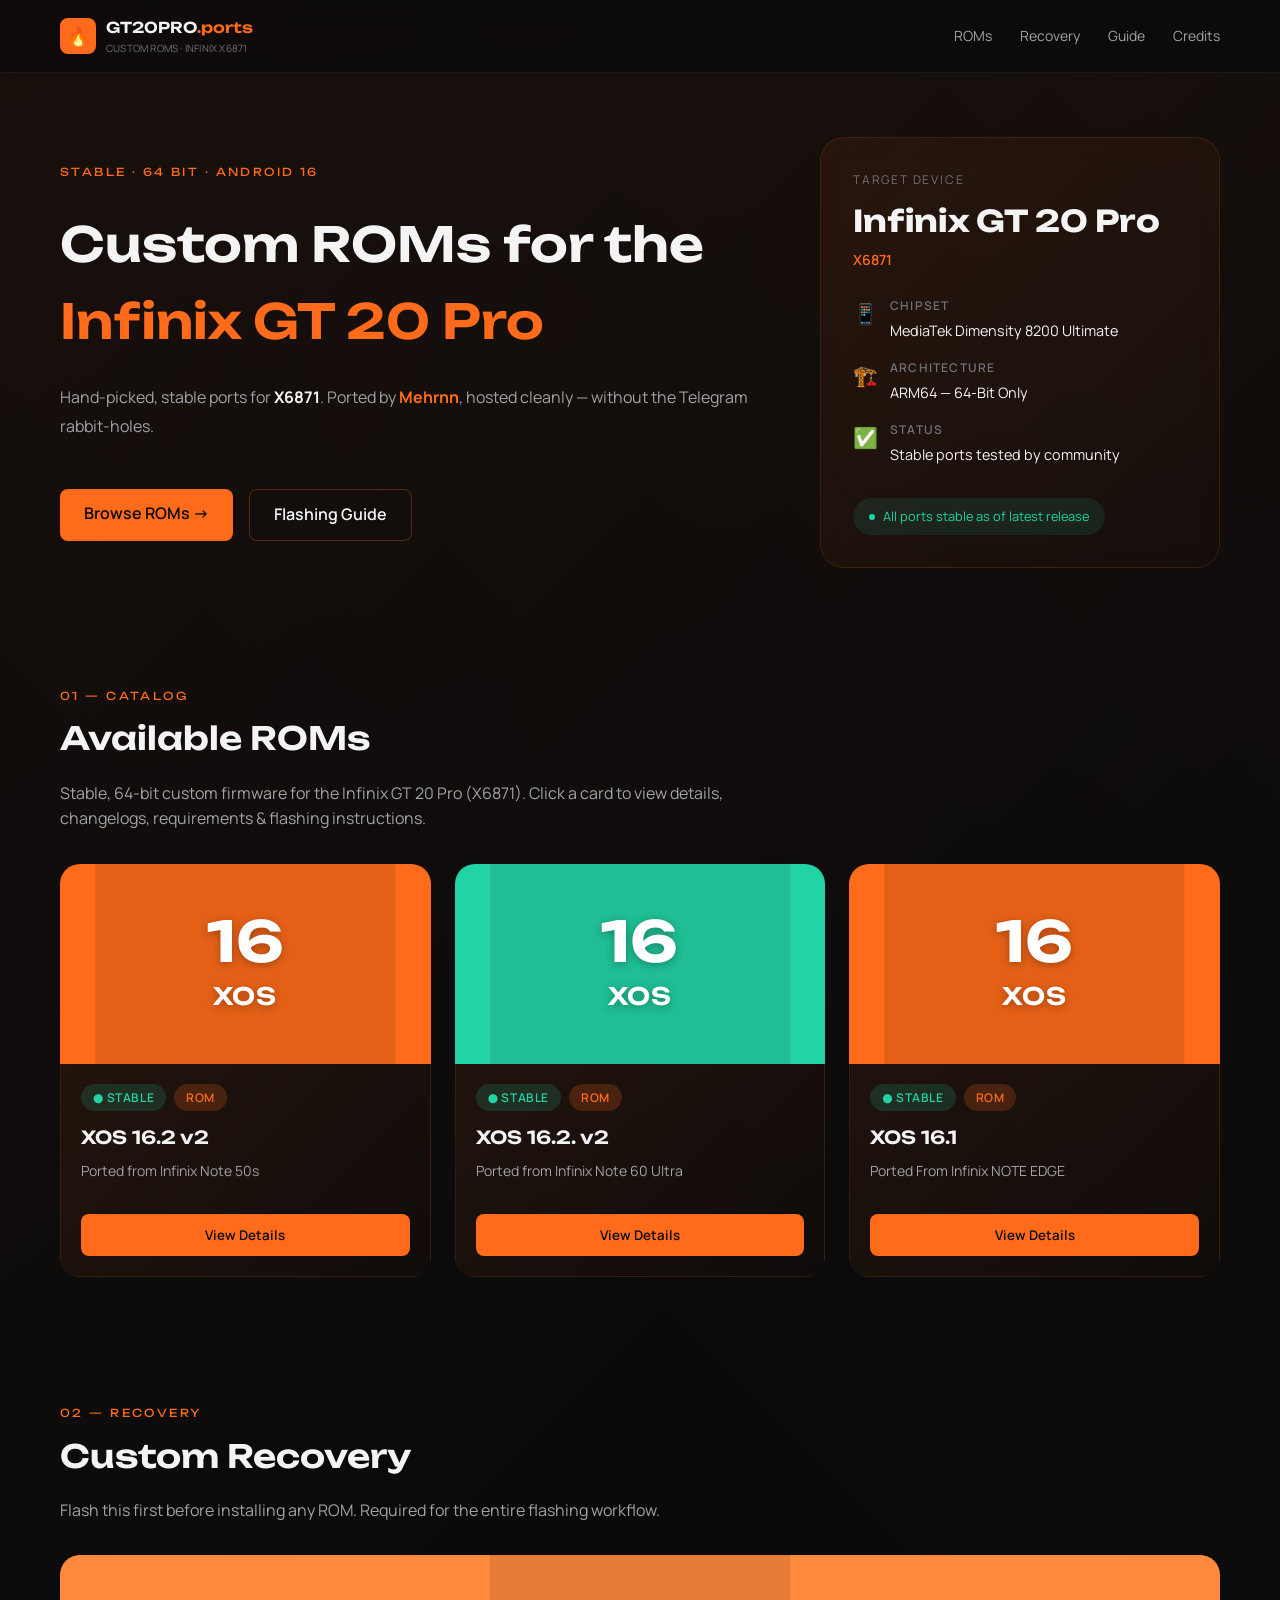
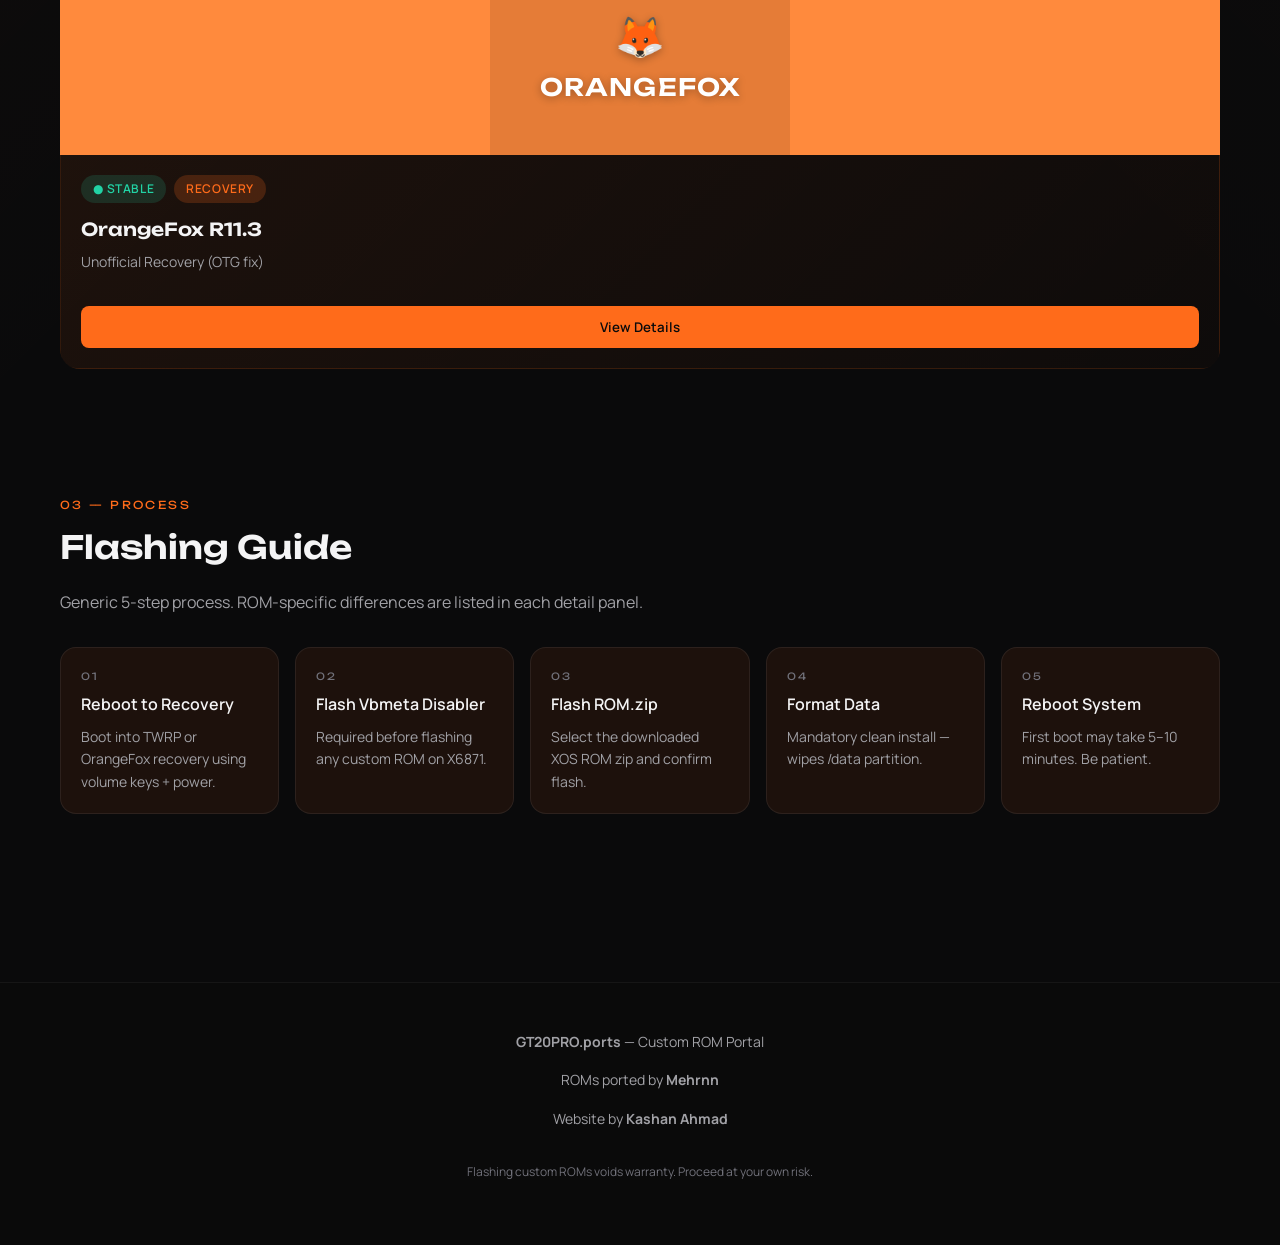
<file: index.html>
<!DOCTYPE html>
<html lang="en">
<head>
    <meta charset="UTF-8">
    <meta name="viewport" content="width=device-width, initial-scale=1.0">
    <title>GT20PRO.ports — Custom ROM Site</title>
    <link href="https://fonts.googleapis.com/css2?family=Manrope:wght@400;600;700&family=Unbounded:wght@600;700&display=swap" rel="stylesheet">
    <style>
        * {
            margin: 0;
            padding: 0;
            box-sizing: border-box;
        }

        :root {
            --color-bg: #0a0a0b;
            --color-text: #f4f4f5;
            --color-orange: #ff6b1a;
            --color-zinc-400: #a1a1a6;
            --color-zinc-600: #71717a;
            --font-display: 'Unbounded', 'Manrope', system-ui, sans-serif;
            --font-body: 'Manrope', system-ui, sans-serif;
        }

        body {
            background: linear-gradient(135deg, rgba(255,107,26,0.05) 0%, transparent 50%), 
                        linear-gradient(225deg, rgba(255,107,26,0.03) 0%, transparent 50%),
                        var(--color-bg);
            color: var(--color-text);
            font-family: var(--font-body);
            line-height: 1.6;
            min-height: 100vh;
        }

        header {
            position: sticky;
            top: 0;
            z-index: 40;
            backdrop-filter: blur(12px);
            background: rgba(10, 10, 11, 0.7);
            border-bottom: 1px solid rgba(255, 255, 255, 0.05);
        }

        .header-content {
            max-width: 1200px;
            margin: 0 auto;
            padding: 1rem 1.25rem;
            display: flex;
            justify-content: space-between;
            align-items: center;
        }

        .logo {
            display: flex;
            align-items: center;
            gap: 0.625rem;
            text-decoration: none;
            color: inherit;
        }

        .logo-icon {
            display: flex;
            align-items: center;
            justify-content: center;
            width: 2.25rem;
            height: 2.25rem;
            border-radius: 0.5rem;
            background: var(--color-orange);
            color: var(--color-bg);
            font-size: 1.125rem;
        }

        .logo-text h1 {
            font-family: var(--font-display);
            font-size: 0.9375rem;
            font-weight: 600;
        }

        .logo-text p {
            font-size: 0.625rem;
            color: var(--color-zinc-600);
            text-transform: uppercase;
            letter-spacing: 0.02em;
        }

        nav {
            display: none;
        }

        @media (min-width: 768px) {
            nav {
                display: flex;
                gap: 1.75rem;
                font-size: 0.875rem;
                color: var(--color-zinc-400);
            }

            nav a {
                color: inherit;
                text-decoration: none;
                transition: color 0.3s;
            }

            nav a:hover {
                color: var(--color-text);
            }
        }

        .hero-wrapper {
            display: grid;
            grid-template-columns: 1fr;
            gap: 2rem;
            align-items: center;
            margin-bottom: 3rem;
        }

        @media (min-width: 768px) {
            .hero-wrapper {
                grid-template-columns: 1fr 400px;
            }
        }

        .device-card {
            background: linear-gradient(135deg, rgba(255,107,26,0.08) 0%, rgba(255,107,26,0.02) 100%);
            border: 1px solid rgba(255, 107, 26, 0.15);
            border-radius: 1.5rem;
            padding: 2rem;
            backdrop-filter: blur(10px);
        }

        .device-label {
            font-size: 0.75rem;
            letter-spacing: 0.15em;
            text-transform: uppercase;
            color: var(--color-zinc-600);
            margin-bottom: 0.5rem;
        }

        .device-name {
            font-family: var(--font-display);
            font-size: 1.875rem;
            font-weight: 700;
            margin-bottom: 0.25rem;
        }

        .device-codename {
            color: var(--color-orange);
            font-size: 0.875rem;
            margin-bottom: 1.5rem;
            font-weight: 600;
        }

        .device-spec {
            display: flex;
            gap: 0.75rem;
            margin-bottom: 1rem;
            font-size: 0.9rem;
            align-items: flex-start;
        }

        .device-spec-icon {
            color: var(--color-orange);
            font-size: 1.25rem;
            flex-shrink: 0;
            margin-top: 0.15rem;
        }

        .device-spec-label {
            text-transform: uppercase;
            font-size: 0.75rem;
            letter-spacing: 0.1em;
            color: var(--color-zinc-600);
            font-weight: 600;
        }

        .device-spec-value {
            display: block;
            color: var(--color-text);
            margin-top: 0.25rem;
        }

        .status-badge {
            display: inline-flex;
            align-items: center;
            gap: 0.5rem;
            background: rgba(34, 211, 165, 0.1);
            color: #22d3a5;
            padding: 0.5rem 1rem;
            border-radius: 9999px;
            font-size: 0.8rem;
            margin-top: 1rem;
        }

        .status-dot {
            width: 6px;
            height: 6px;
            background: #22d3a5;
            border-radius: 50%;
            animation: pulse 2s infinite;
        }

        @keyframes pulse {
            0%, 100% { opacity: 1; }
            50% { opacity: 0.5; }
        }

        .container {
            max-width: 1200px;
            margin: 0 auto;
            padding: 2.5rem 1.25rem;
        }

        .section-label {
            font-family: var(--font-display);
            font-size: 0.6875rem;
            letter-spacing: 0.22em;
            text-transform: uppercase;
            color: var(--color-orange);
            margin-bottom: 0.5rem;
        }

        h2 {
            font-family: var(--font-display);
            font-size: 2rem;
            font-weight: 600;
            margin-bottom: 1rem;
        }

        .description {
            color: var(--color-zinc-400);
            margin-bottom: 2rem;
            max-width: 42rem;
        }

        .grid {
            display: grid;
            grid-template-columns: repeat(auto-fit, minmax(280px, 1fr));
            gap: 1.5rem;
            margin-bottom: 3rem;
        }

        .card {
            background: transparent;
            border: none;
            border-radius: 1.25rem;
            overflow: hidden;
            cursor: pointer;
            transition: all 0.3s;
            display: flex;
            flex-direction: column;
        }

        .card:hover {
            transform: translateY(-4px);
        }

        .card-cover {
            width: 100%;
            height: 200px;
            border-radius: 1rem 1rem 0 0;
            display: flex;
            flex-direction: column;
            align-items: center;
            justify-content: center;
            position: relative;
            overflow: hidden;
        }

        .card-cover svg {
            width: 100%;
            height: 100%;
            position: absolute;
            top: 0;
            left: 0;
        }

        .card-cover-content {
            position: relative;
            z-index: 2;
            text-align: center;
            color: white;
            text-shadow: 0 2px 8px rgba(0,0,0,0.3);
        }

        .card-cover-number {
            font-family: var(--font-display);
            font-size: 3.5rem;
            font-weight: 700;
            line-height: 1;
            margin-bottom: 0.5rem;
        }

        .card-cover-text {
            font-family: var(--font-display);
            font-size: 1.5rem;
            font-weight: 600;
            letter-spacing: 0.05em;
        }

        .card-body {
            background: linear-gradient(135deg, rgba(255,107,26,0.08) 0%, rgba(255,107,26,0.02) 100%);
            border: 1px solid rgba(255, 107, 26, 0.15);
            border-top: none;
            border-radius: 0 0 1rem 1rem;
            padding: 1.25rem;
            flex-grow: 1;
            display: flex;
            flex-direction: column;
        }

        .card-title {
            font-family: var(--font-display);
            font-size: 1.125rem;
            font-weight: 600;
            margin-bottom: 0.5rem;
        }

        .card-subtitle {
            font-size: 0.875rem;
            color: var(--color-zinc-400);
            margin-bottom: 1rem;
            flex-grow: 1;
        }

        .card-meta {
            display: flex;
            gap: 0.75rem;
            font-size: 0.75rem;
            color: var(--color-zinc-600);
            margin-top: 1rem;
            flex-wrap: wrap;
        }

        .badge {
            display: inline-block;
            background: rgba(255, 107, 26, 0.15);
            color: var(--color-orange);
            padding: 0.25rem 0.75rem;
            border-radius: 9999px;
            font-size: 0.75rem;
            font-weight: 600;
            text-transform: uppercase;
            letter-spacing: 0.05em;
        }

        .badge.stable {
            background: rgba(34, 211, 165, 0.15);
            color: #22d3a5;
        }

        .badge.rom {
            background: rgba(255, 107, 26, 0.2);
            color: var(--color-orange);
        }

        .download-btn {
            background: var(--color-orange);
            color: var(--color-bg);
            border: none;
            padding: 0.75rem 1.5rem;
            border-radius: 0.5rem;
            font-weight: 600;
            cursor: pointer;
            margin-top: 1rem;
            transition: opacity 0.3s;
            font-family: var(--font-body);
        }

        .download-btn:hover {
            opacity: 0.9;
        }

        footer {
            background: rgba(10, 10, 11, 0.8);
            border-top: 1px solid rgba(255, 255, 255, 0.05);
            padding: 3rem 1.25rem;
            margin-top: 5rem;
        }

        .footer-content {
            max-width: 1200px;
            margin: 0 auto;
            text-align: center;
            color: var(--color-zinc-400);
            font-size: 0.875rem;
        }

        .footer-content p {
            margin-bottom: 1rem;
        }

        .step-grid {
            display: grid;
            grid-template-columns: repeat(auto-fit, minmax(200px, 1fr));
            gap: 1rem;
            margin-bottom: 3rem;
        }

        .step-card {
            background: rgba(255, 107, 26, 0.08);
            border: 1px solid rgba(255, 255, 255, 0.07);
            border-radius: 1rem;
            padding: 1.25rem;
        }

        .step-number {
            font-family: var(--font-display);
            font-size: 0.625rem;
            color: var(--color-zinc-600);
            letter-spacing: 0.2em;
            margin-bottom: 0.5rem;
        }

        .step-title {
            font-weight: 600;
            margin-bottom: 0.5rem;
        }

        .step-desc {
            font-size: 0.875rem;
            color: var(--color-zinc-400);
        }

        .modal {
            display: none;
            position: fixed;
            z-index: 50;
            left: 0;
            top: 0;
            width: 100%;
            height: 100%;
            background: rgba(0, 0, 0, 0.8);
            backdrop-filter: blur(4px);
        }

        .modal.active {
            display: flex;
            align-items: center;
            justify-content: center;
        }

        .modal-content {
            background: #141416;
            border: 1px solid rgba(255, 255, 255, 0.1);
            border-radius: 1.5rem;
            padding: 2rem;
            max-width: 500px;
            max-height: 80vh;
            overflow-y: auto;
            position: relative;
        }

        .modal-close {
            position: absolute;
            top: 1rem;
            right: 1rem;
            background: none;
            border: none;
            color: var(--color-text);
            font-size: 1.5rem;
            cursor: pointer;
        }

        .modal-title {
            font-family: var(--font-display);
            font-size: 1.5rem;
            font-weight: 600;
            margin-bottom: 0.5rem;
            margin-top: 0;
        }

        .modal-subtitle {
            color: var(--color-zinc-400);
            margin-bottom: 1.5rem;
        }

        .modal-section {
            margin-bottom: 1.5rem;
        }

        .modal-section h4 {
            font-size: 0.875rem;
            text-transform: uppercase;
            letter-spacing: 0.1em;
            color: var(--color-orange);
            margin-bottom: 0.5rem;
            font-weight: 600;
        }

        .modal-section ul, .modal-section ol {
            margin-left: 1.5rem;
            color: var(--color-zinc-400);
        }

        .modal-section li {
            margin-bottom: 0.5rem;
        }
    </style>
</head>
<body>
    <header>
        <div class="header-content">
            <a href="#" class="logo">
                <div class="logo-icon">🔥</div>
                <div class="logo-text">
                    <h1>GT20PRO<span style="color: var(--color-orange);">.ports</span></h1>
                    <p>Custom ROMs · Infinix X6871</p>
                </div>
            </a>
            <nav>
                <a href="#roms">ROMs</a>
                <a href="#recovery">Recovery</a>
                <a href="#guide">Guide</a>
                <a href="#credits">Credits</a>
            </nav>
        </div>
    </header>

    <main>
        <!-- Hero Section -->
        <section class="container" style="padding: 4rem 1.25rem; padding-bottom: 2rem;">
            <div class="hero-wrapper">
                <div>
                    <div class="section-label" style="margin-bottom: 1.5rem;">STABLE · 64 BIT · ANDROID 16</div>
                    <h2 style="font-size: 3rem; margin-bottom: 1.5rem;">Custom ROMs for the <span style="color: var(--color-orange);">Infinix GT 20 Pro</span></h2>
                    <p style="font-size: 1rem; color: var(--color-zinc-400); margin-bottom: 2rem; line-height: 1.8;">Hand-picked, stable ports for <strong style="color: var(--color-text);">X6871</strong>. Ported by <strong style="color: var(--color-orange);">Mehrnn</strong>, hosted cleanly — without the Telegram rabbit-holes.</p>
                    <div style="display: flex; gap: 1rem; flex-wrap: wrap;">
                        <a href="#roms" class="download-btn" style="text-decoration: none; display: inline-block; text-align: center;">Browse ROMs →</a>
                        <a href="#guide" class="download-btn" style="text-decoration: none; display: inline-block; text-align: center; background: transparent; border: 1px solid rgba(255, 107, 26, 0.3); color: var(--color-text);">Flashing Guide</a>
                    </div>
                </div>
                <div class="device-card">
                    <div class="device-label">TARGET DEVICE</div>
                    <div class="device-name">Infinix GT 20 Pro</div>
                    <div class="device-codename">X6871</div>

                    <div class="device-spec">
                        <div class="device-spec-icon">📱</div>
                        <div>
                            <div class="device-spec-label">Chipset</div>
                            <span class="device-spec-value">MediaTek Dimensity 8200 Ultimate</span>
                        </div>
                    </div>

                    <div class="device-spec">
                        <div class="device-spec-icon">🏗️</div>
                        <div>
                            <div class="device-spec-label">Architecture</div>
                            <span class="device-spec-value">ARM64 — 64-Bit Only</span>
                        </div>
                    </div>

                    <div class="device-spec">
                        <div class="device-spec-icon">✅</div>
                        <div>
                            <div class="device-spec-label">Status</div>
                            <span class="device-spec-value">Stable ports tested by community</span>
                        </div>
                    </div>

                    <div class="status-badge">
                        <span class="status-dot"></span>
                        <span>All ports stable as of latest release</span>
                    </div>
                </div>
            </div>
        </section>

        <!-- ROMs Section -->
        <section id="roms" class="container">
            <div class="section-label">01 — Catalog</div>
            <h2>Available ROMs</h2>
            <p class="description">Stable, 64-bit custom firmware for the Infinix GT 20 Pro (X6871). Click a card to view details, changelogs, requirements & flashing instructions.</p>
            <div class="grid" id="romGrid"></div>
        </section>

        <!-- Recovery Section -->
        <section id="recovery" class="container">
            <div class="section-label">02 — Recovery</div>
            <h2>Custom Recovery</h2>
            <p class="description">Flash this first before installing any ROM. Required for the entire flashing workflow.</p>
            <div class="grid" id="recoveryGrid"></div>
        </section>

        <!-- Flashing Guide -->
        <section id="guide" class="container">
            <div class="section-label">03 — Process</div>
            <h2>Flashing Guide</h2>
            <p class="description">Generic 5-step process. ROM-specific differences are listed in each detail panel.</p>
            <div class="step-grid" id="stepsGrid"></div>
        </section>
    </main>

    <!-- Modal -->
    <div id="modal" class="modal">
        <div class="modal-content">
            <button class="modal-close" onclick="closeModal()">✕</button>
            <h3 class="modal-title" id="modalTitle"></h3>
            <p class="modal-subtitle" id="modalSubtitle"></p>
            
            <div class="modal-section">
                <h4>Base & Specs</h4>
                <p><strong>Base:</strong> <span id="modalBase"></span></p>
                <p><strong>Android:</strong> <span id="modalAndroid"></span></p>
            </div>

            <div class="modal-section" id="changelogSection" style="display:none;">
                <h4>What's New</h4>
                <ul id="changelogList"></ul>
            </div>

            <div class="modal-section" id="knownBugsSection" style="display:none;">
                <h4>Known Issues</h4>
                <ul id="bugsList"></ul>
            </div>

            <div class="modal-section" id="requirementsSection" style="display:none;">
                <h4>Requirements</h4>
                <ul id="requirementsList"></ul>
            </div>

            <div class="modal-section" id="stepsSection" style="display:none;">
                <h4>Flashing Steps</h4>
                <ol id="stepsList"></ol>
            </div>

            <div class="modal-section" id="creditsSection" style="display:none;">
                <h4>Credits</h4>
                <ul id="creditsList"></ul>
            </div>

            <a id="downloadBtn" href="#" class="download-btn" target="_blank" style="display: block; text-align: center; text-decoration: none;">Download</a>
        </div>
    </div>

    <footer>
        <div class="footer-content">
            <p><strong>GT20PRO.ports</strong> — Custom ROM Portal</p>
            <p>ROMs ported by <strong>Mehrnn</strong></p>
            <p>Website by <strong>Kashan Ahmad</strong></p>
            <p style="font-size: 0.75rem; margin-top: 2rem; color: var(--color-zinc-600);">Flashing custom ROMs voids warranty. Proceed at your own risk.</p>
        </div>
    </footer>

    <script>
        // Data from roms.js
        const DEVICE = {
            name: "Infinix GT 20 Pro",
            codename: "X6871",
            chipset: "MediaTek Dimensity 8200 Ultimate",
        };

        const ROMS = [
            {
                id: "xos-16-2-v2-n50s",
                title: "XOS 16.2 v2",
                subtitle: "Ported from Infinix Note 50s",
                androidBase: "Android 16",
                version: "v2 — Stable",
                type: "ROM",
                status: "stable",
                accent: "#FF6B1A",
                porter: "Mehrnn",
                base: "Any A15 Vendor",
                bit: "64-Bit Only",
                description: "XOS 16.2 v2 for GT 20 Pro — a stable Android 16 based port from the Infinix Note 50s. Do not compare with stock. Can dirty flash from old 50s port.",
                downloadUrl: "https://drive.google.com/file/d/1JdifWk1U-Tqw83Pb0PbUPvFqJSJLoO5e/view?usp=sharing",
                fileName: "XOS16.1-v2-X6871-Mehrnn.zip",
                changelogs: ["Fixed device uncertified", "Stable release v2"],
                knownBugs: [
                    { text: "Bypass Charging", fixUrl: "https://t.me/xos16x6871portlinks/23" },
                ],
                requirements: [
                    { text: "Vbmeta Disabler", url: "https://t.me/infinixgt20proid/14628" },
                    { text: "Working Brain", url: null },
                ],
                flashingSteps: [
                    "Reboot to Recovery (TWRP / OrangeFox)",
                    "Flash Vbmeta Disabler",
                    "Flash ROM.zip",
                    "Format Data",
                    "Reboot System",
                ],
                credits: [
                    "Mehrnn",
                ],
            },
            {
                id: "xos-16-2-n60u",
                title: "XOS 16.2. v2",
                subtitle: "Ported from Infinix Note 60 Ultra",
                androidBase: "Android 16",
                version: "v2 — Stable",
                type: "ROM",
                status: "stable",
                accent: "#22D3A5",
                porter: "Mehrnn",
                base: "FW 15.1.2.145-165",
                bit: "64-Bit Only",
                description: "XOS 16.2.0 for GT 20 Pro — stable Note 60 Ultra port. Polished build with minor bug fixes over previous releases.",
                downloadUrl: "https://drive.google.com/file/d/1tSSry1rRWioJZi-c9Dg6k1zYBie5qql_/view?usp=drive_link",
                fileName: "XOS16.2-N60U-X6871-Mehrnn.zip",
                changelogs: ["Minor bug fixes"],
                knownBugs: [],
                requirements: [
                    { text: "Vbmeta Disabler", url: "https://t.me/infinixgt20proid/14628" },
                    { text: "Working Brain", url: null },
                ],
                flashingSteps: [
                    "Reboot to Recovery (TWRP / OrangeFox)",
                    "Flash Vbmeta Disabler",
                    "Flash ROM.zip",
                    "Format Data",
                    "Reboot System",
                ],
                credits: [
                    "Mehrnn",
                ],
            },
            {
                id: "xos-16-1",
                title: "XOS 16.1",
                subtitle: "Ported From Infinix NOTE EDGE",
                androidBase: "Android 16",
                version: "v2 — Stable",
                type: "ROM",
                status: "stable",
                accent: "#FF6B1A",
                porter: "Mehrnn",
                base: "Any A15 Vendor",
                bit: "64-Bit Only",
                description: "XOS 16.1 for GT 20 Pro — Ported from Ported From NOTE EDGE by Mehrnn | 64-Bit Only",
                downloadUrl: "https://drive.google.com/file/d/1T91Z207IHD_tfzvU6-TFUviwjxIchSxW/view?usp=drivesdk",
                fileName: "XOS16.1-v2-X6871-Mehrnn.zip",
                changelogs: ["Enforcing ", "Mem Fusion Fixed", "Media Fixed", "Visual Lag Fixed", "Charging Fixed"],
                requirements: [
                    { text: "Vbmeta Disabler", url: "https://t.me/infinixgt20proid/14628" },
                    { text: "Working Brain", url: null },
                ],
                flashingSteps: [
                    "Reboot to Recovery (TWRP / OrangeFox)",
                    "Flash Vbmeta Disabler",
                    "Flash ROM.zip",
                    "Format Data",
                    "Reboot System",
                ],
                credits: [
                    "Mehrnn",
                ],
            },
            {
                id: "orangefox-r11-3-x6871",
                title: "OrangeFox R11.3",
                subtitle: "Unofficial Recovery (OTG fix)",
                androidBase: "Recovery",
                version: "15.1.2 — Unofficial",
                type: "RECOVERY",
                status: "stable",
                accent: "#FF8A3D",
                porter: "Community",
                base: "OrangeFox R11.3 Base",
                bit: "ARM64",
                description: "OrangeFox Recovery R11.3 for GT 20 Pro with OTG fix. Required for flashing ROMs, Vbmeta Disabler and other zips on the X6871.",
                downloadUrl: "https://t.me/c/3707464704/38751",
                fileName: "OrangeFox-R11.3_OTGfix_15.1.2-Unofficial-X6871.img",
                changelogs: ["OTG fix", "Built for X6871 (GT 20 Pro)"],
                knownBugs: [],
                requirements: [
                    { text: "Unlocked Bootloader", url: null },
                    { text: "fastboot / adb on PC", url: null },
                ],
                flashingSteps: [
                    "Reboot phone into fastboot mode",
                    "Run: fastboot flash recovery OrangeFox-R11.3_OTGfix_15.1.2-Unofficial-X6871.img",
                    "Reboot to recovery immediately (do not boot system first)",
                    "Wipe Dalvik / Cache if needed",
                    "Proceed with ROM / Vbmeta flashing",
                ],
                credits: ["OrangeFox Team", "@satyam_rai1", "Community testers"],
            },
        ];

        const STEPS = [
            { title: "Reboot to Recovery", desc: "Boot into TWRP or OrangeFox recovery using volume keys + power." },
            { title: "Flash Vbmeta Disabler", desc: "Required before flashing any custom ROM on X6871." },
            { title: "Flash ROM.zip", desc: "Select the downloaded XOS ROM zip and confirm flash." },
            { title: "Format Data", desc: "Mandatory clean install — wipes /data partition." },
            { title: "Reboot System", desc: "First boot may take 5–10 minutes. Be patient." },
        ];

        // Render ROMs
        const romGrid = document.getElementById('romGrid');
        const roms = ROMS.filter(r => r.type === 'ROM');
        
        function createRomCover(rom) {
            const svg = `
                <svg viewBox="0 0 300 200" xmlns="http://www.w3.org/2000/svg">
                    <defs>
                        <linearGradient id="grad-${rom.id}" x1="0%" y1="0%" x2="100%" y2="100%">
                            <stop offset="0%" style="stop-color:${rom.accent};stop-opacity:1" />
                            <stop offset="100%" style="stop-color:${rom.accent}dd;stop-opacity:0.8" />
                        </linearGradient>
                    </defs>
                    <rect width="300" height="200" fill="url(#grad-${rom.id})"/>
                    <rect width="300" height="200" fill="rgba(0,0,0,0.1)"/>
                </svg>
            `;
            return svg;
        }
        
        roms.forEach(rom => {
            const card = document.createElement('div');
            card.className = 'card';
            card.innerHTML = `
                <div class="card-cover" style="background: ${rom.accent};">
                    ${createRomCover(rom)}
                    <div class="card-cover-content">
                        <div class="card-cover-number">${rom.number || '16'}</div>
                        <div class="card-cover-text">XOS</div>
                    </div>
                </div>
                <div class="card-body">
                    <div style="display: flex; gap: 0.5rem; margin-bottom: 0.75rem;">
                        <span class="badge stable">● STABLE</span>
                        <span class="badge rom">ROM</span>
                    </div>
                    <div class="card-title">${rom.title}</div>
                    <div class="card-subtitle">${rom.subtitle}</div>
                    <button onclick='openModal(${JSON.stringify(rom).replace(/'/g, "&apos;")})' class="download-btn">View Details</button>
                </div>
            `;
            romGrid.appendChild(card);
        });

        // Render Recovery
        const recoveryGrid = document.getElementById('recoveryGrid');
        const recovery = ROMS.filter(r => r.type === 'RECOVERY');
        recovery.forEach(rom => {
            const card = document.createElement('div');
            card.className = 'card';
            card.innerHTML = `
                <div class="card-cover" style="background: ${rom.accent};">
                    ${createRomCover(rom)}
                    <div class="card-cover-content">
                        <div style="font-size: 2.5rem;">🦊</div>
                        <div class="card-cover-text">ORANGEFOX</div>
                    </div>
                </div>
                <div class="card-body">
                    <div style="display: flex; gap: 0.5rem; margin-bottom: 0.75rem;">
                        <span class="badge stable">● STABLE</span>
                        <span class="badge rom">RECOVERY</span>
                    </div>
                    <div class="card-title">${rom.title}</div>
                    <div class="card-subtitle">${rom.subtitle}</div>
                    <button onclick='openModal(${JSON.stringify(rom).replace(/'/g, "&apos;")})' class="download-btn">View Details</button>
                </div>
            `;
            recoveryGrid.appendChild(card);
        });

        // Render Steps
        const stepsGrid = document.getElementById('stepsGrid');
        STEPS.forEach((step, i) => {
            const card = document.createElement('div');
            card.className = 'step-card';
            card.innerHTML = `
                <div class="step-number">${String(i + 1).padStart(2, '0')}</div>
                <div class="step-title">${step.title}</div>
                <div class="step-desc">${step.desc}</div>
            `;
            stepsGrid.appendChild(card);
        });

        // Modal Functions
        function openModal(rom) {
            const modal = document.getElementById('modal');
            document.getElementById('modalTitle').textContent = rom.title;
            document.getElementById('modalSubtitle').textContent = rom.description;
            document.getElementById('modalBase').textContent = rom.base;
            document.getElementById('modalAndroid').textContent = rom.androidBase;

            // Changelogs
            const changelogSection = document.getElementById('changelogSection');
            if (rom.changelogs && rom.changelogs.length > 0) {
                changelogSection.style.display = 'block';
                const changelogList = document.getElementById('changelogList');
                changelogList.innerHTML = '';
                rom.changelogs.forEach(log => {
                    const li = document.createElement('li');
                    li.textContent = log;
                    changelogList.appendChild(li);
                });
            } else {
                changelogSection.style.display = 'none';
            }

            // Known Bugs
            const bugsSection = document.getElementById('knownBugsSection');
            if (rom.knownBugs && rom.knownBugs.length > 0) {
                bugsSection.style.display = 'block';
                const bugsList = document.getElementById('bugsList');
                bugsList.innerHTML = '';
                rom.knownBugs.forEach(bug => {
                    const li = document.createElement('li');
                    li.innerHTML = bug.fixUrl ? `<a href="${bug.fixUrl}" target="_blank">${bug.text}</a>` : bug.text;
                    bugsList.appendChild(li);
                });
            } else {
                bugsSection.style.display = 'none';
            }

            // Requirements
            const reqSection = document.getElementById('requirementsSection');
            if (rom.requirements && rom.requirements.length > 0) {
                reqSection.style.display = 'block';
                const reqList = document.getElementById('requirementsList');
                reqList.innerHTML = '';
                rom.requirements.forEach(req => {
                    const li = document.createElement('li');
                    li.innerHTML = req.url ? `<a href="${req.url}" target="_blank">${req.text}</a>` : req.text;
                    reqList.appendChild(li);
                });
            } else {
                reqSection.style.display = 'none';
            }

            // Steps
            const stepsSection = document.getElementById('stepsSection');
            if (rom.flashingSteps && rom.flashingSteps.length > 0) {
                stepsSection.style.display = 'block';
                const stepsList = document.getElementById('stepsList');
                stepsList.innerHTML = '';
                rom.flashingSteps.forEach(step => {
                    const li = document.createElement('li');
                    li.textContent = step;
                    stepsList.appendChild(li);
                });
            } else {
                stepsSection.style.display = 'none';
            }

            // Credits
            const creditsSection = document.getElementById('creditsSection');
            if (rom.credits && rom.credits.length > 0) {
                creditsSection.style.display = 'block';
                const creditsList = document.getElementById('creditsList');
                creditsList.innerHTML = '';
                rom.credits.forEach(credit => {
                    const li = document.createElement('li');
                    li.textContent = credit;
                    creditsList.appendChild(li);
                });
            } else {
                creditsSection.style.display = 'none';
            }

            // Download Button
            const downloadBtn = document.getElementById('downloadBtn');
            downloadBtn.href = rom.downloadUrl;
            downloadBtn.textContent = `Download ${rom.fileName}`;

            modal.classList.add('active');
        }

        function closeModal() {
            document.getElementById('modal').classList.remove('active');
        }

        window.addEventListener('click', (e) => {
            const modal = document.getElementById('modal');
            if (e.target === modal) {
                closeModal();
            }
        });
    </script>
</body>
</html>
</file>
